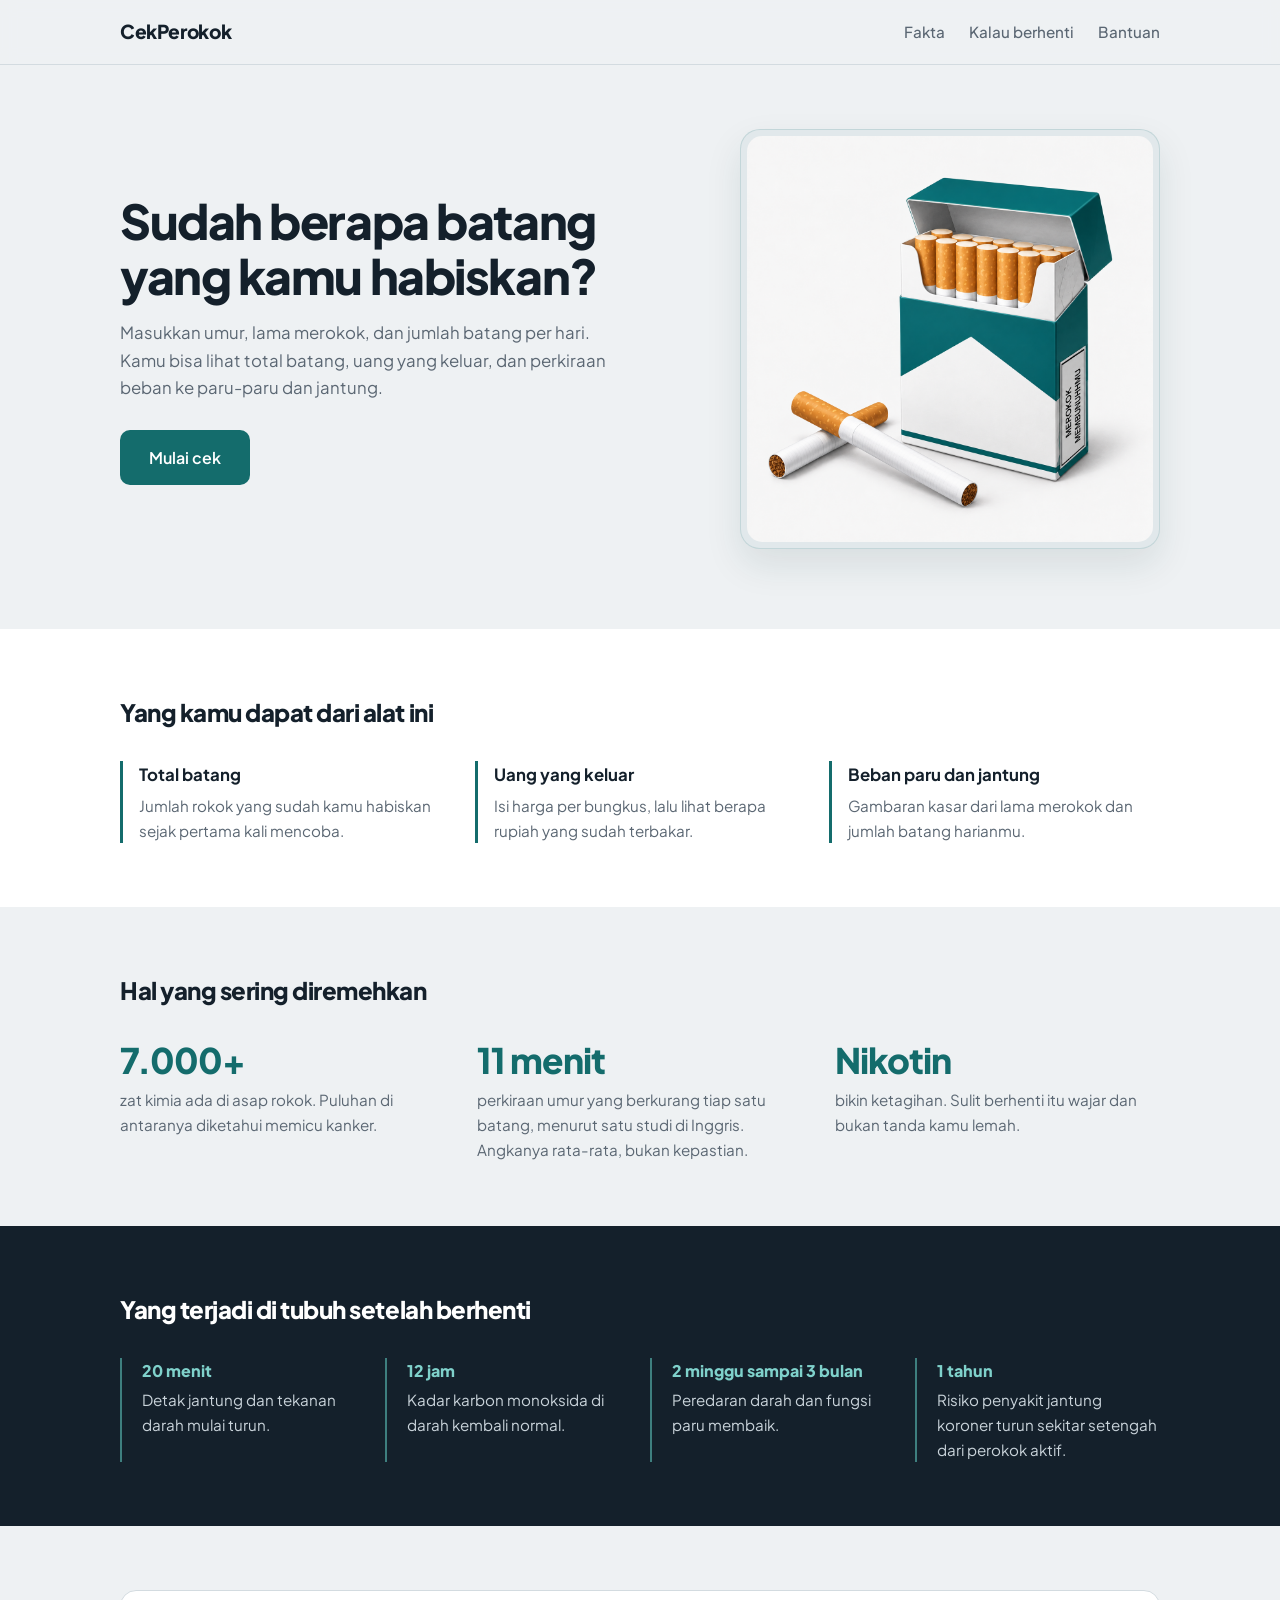
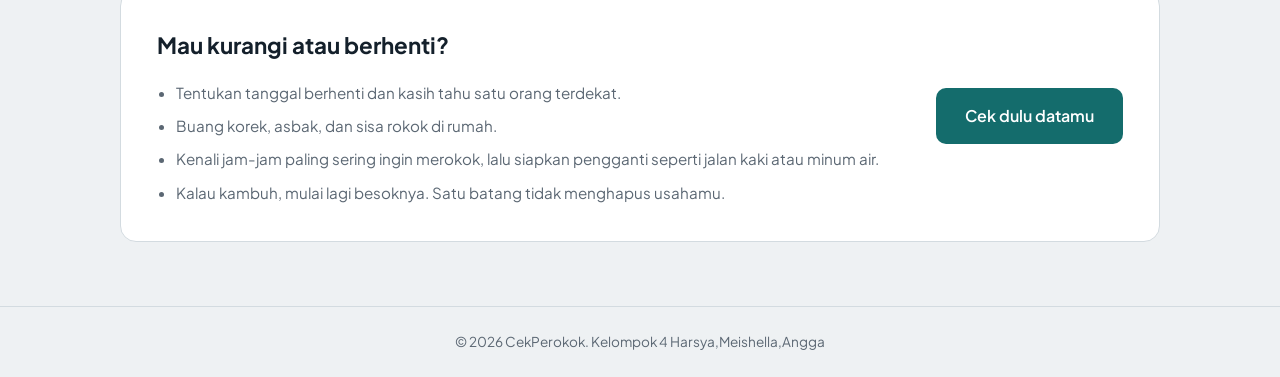
<file: index.html>
<!DOCTYPE html>
<html lang="id">
<head>
  <meta charset="UTF-8">
  <meta name="viewport" content="width=device-width, initial-scale=1.0">
  <title>CekPerokok - Hitung dampak rokokmu</title>
  <meta name="description" content="Hitung perkiraan jumlah batang, uang, dan umur yang terpakai dari kebiasaan merokok.">
  <link rel="preconnect" href="https://fonts.googleapis.com">
  <link rel="preconnect" href="https://fonts.gstatic.com" crossorigin>
  <link href="https://fonts.googleapis.com/css2?family=Plus+Jakarta+Sans:wght@400;500;600;800&display=swap" rel="stylesheet">
  <link rel="stylesheet" href="css/style.css">
</head>
<body>

  <header class="site-header">
    <div class="container header-container">
      <a class="brand-logo">CekPerokok</a>
      <nav class="site-nav">
        <a href="#fakta">Fakta</a>
        <a href="#berhenti">Kalau berhenti</a>
        <a href="#bantuan">Bantuan</a>
      </nav>
    </div>
  </header>

  <main>
    <section class="hero-section">
      <div class="container hero-container">
        <div class="hero-content">
          <h1 class="hero-title">Sudah berapa batang yang kamu habiskan?</h1>
          <p class="hero-description">
            Masukkan umur, lama merokok, dan jumlah batang per hari. Kamu bisa lihat total batang, uang yang keluar, dan perkiraan beban ke paru-paru dan jantung.
          </p>
          <div class="hero-actions">
            <a href="cek.html" class="btn btn-primary">Mulai cek</a>
          </div>
        </div>

        <div class="hero-visual">
          <figure class="image-wrapper">
            <img src="assets/bungkusrokok.png" alt="Bungkus dan batang rokok" width="500" height="400" loading="eager">
          </figure>
        </div>
      </div>
    </section>

    <section class="info-section">
      <div class="container">
        <h2 class="section-title">Yang kamu dapat dari alat ini</h2>
        <div class="info-grid">
          <div class="info-item">
            <h3>Total batang</h3>
            <p>Jumlah rokok yang sudah kamu habiskan sejak pertama kali mencoba.</p>
          </div>
          <div class="info-item">
            <h3>Uang yang keluar</h3>
            <p>Isi harga per bungkus, lalu lihat berapa rupiah yang sudah terbakar.</p>
          </div>
          <div class="info-item">
            <h3>Beban paru dan jantung</h3>
            <p>Gambaran kasar dari lama merokok dan jumlah batang harianmu.</p>
          </div>
        </div>
      </div>
    </section>

    <section id="fakta" class="fact-section">
      <div class="container">
        <h2 class="section-title">Hal yang sering diremehkan</h2>
        <div class="fact-grid">
          <div class="fact-item">
            <strong class="fact-number">7.000+</strong>
            <p>zat kimia ada di asap rokok. Puluhan di antaranya diketahui memicu kanker.</p>
          </div>
          <div class="fact-item">
            <strong class="fact-number">11 menit</strong>
            <p>perkiraan umur yang berkurang tiap satu batang, menurut satu studi di Inggris. Angkanya rata-rata, bukan kepastian.</p>
          </div>
          <div class="fact-item">
            <strong class="fact-number">Nikotin</strong>
            <p>bikin ketagihan. Sulit berhenti itu wajar dan bukan tanda kamu lemah.</p>
          </div>
        </div>
      </div>
    </section>

    <section id="berhenti" class="timeline-section">
      <div class="container">
        <h2 class="section-title">Yang terjadi di tubuh setelah berhenti</h2>
        <ol class="timeline">
          <li>
            <span class="time-mark">20 menit</span>
            <p>Detak jantung dan tekanan darah mulai turun.</p>
          </li>
          <li>
            <span class="time-mark">12 jam</span>
            <p>Kadar karbon monoksida di darah kembali normal.</p>
          </li>
          <li>
            <span class="time-mark">2 minggu sampai 3 bulan</span>
            <p>Peredaran darah dan fungsi paru membaik.</p>
          </li>
          <li>
            <span class="time-mark">1 tahun</span>
            <p>Risiko penyakit jantung koroner turun sekitar setengah dari perokok aktif.</p>
          </li>
        </ol>
      </div>
    </section>

    <section id="bantuan" class="help-section">
      <div class="container">
        <div class="help-card">
          <div>
            <h2>Mau kurangi atau berhenti?</h2>
            <ul class="help-list">
              <li>Tentukan tanggal berhenti dan kasih tahu satu orang terdekat.</li>
              <li>Buang korek, asbak, dan sisa rokok di rumah.</li>
              <li>Kenali jam-jam paling sering ingin merokok, lalu siapkan pengganti seperti jalan kaki atau minum air.</li>
              <li>Kalau kambuh, mulai lagi besoknya. Satu batang tidak menghapus usahamu.</li>
            </ul>
          </div>
          <a href="cek.html" class="btn btn-primary">Cek dulu datamu</a>
        </div>
      </div>
    </section>
  </main>

  <footer class="site-footer">
    <div class="container footer-container">
      <p>&copy; 2026 CekPerokok. Kelompok 4 Harsya,Meishella,Angga</p>
    </div>
  </footer>

</body>
</html>
</file>
<file: css/style.css>
:root {
  --primary: #146C6C;
  --primary-hover: #0F5555;
  --ink: #14202B;
  --muted: #5B6773;
  --bg: #EEF1F3;
  --surface: #FFFFFF;
  --tint: #E1E8EB;
  --border: #D3DBE0;
  --warn: #C98A00;
  --danger: #D9481C;
  --critical: #A3231A;
  --font: "Plus Jakarta Sans", -apple-system, BlinkMacSystemFont, "Segoe UI", Roboto, Arial, sans-serif;
  --radius: 10px;
  --max: 1080px;
}

*, *::before, *::after { box-sizing: border-box; margin: 0; padding: 0; }

html { scroll-behavior: smooth; }

body {
  font-family: var(--font);
  background: var(--bg);
  color: var(--ink);
  line-height: 1.65;
  -webkit-font-smoothing: antialiased;
}

img { max-width: 100%; height: auto; display: block; }

.container { width: 100%; max-width: var(--max); margin: 0 auto; padding: 0 1.25rem; }

.site-header {
  position: sticky;
  top: 0;
  z-index: 10;
  background: rgba(238, 241, 243, 0.92);
  backdrop-filter: blur(8px);
  border-bottom: 1px solid var(--border);
}
.header-container { display: flex; justify-content: space-between; align-items: center; height: 64px; }
.brand-logo { font-weight: 800; font-size: 1.2rem; color: var(--ink); text-decoration: none; letter-spacing: -0.02em; }
.site-nav { display: flex; gap: 1.5rem; }
.site-nav a, .back-link {
  color: var(--muted);
  text-decoration: none;
  font-size: 0.95rem;
  font-weight: 500;
  transition: color 0.2s;
}
.site-nav a:hover, .back-link:hover { color: var(--primary); }
.back-link {
  display: inline-flex;
  align-items: center;
  gap: 0.35rem;
  padding: 0.45rem 0.9rem;
  border: 1px solid var(--border);
  border-radius: 999px;
  background: var(--surface);
  color: var(--ink);
}

.btn {
  display: inline-flex;
  align-items: center;
  justify-content: center;
  padding: 0.9rem 1.8rem;
  font: inherit;
  font-weight: 600;
  border: none;
  border-radius: var(--radius);
  cursor: pointer;
  text-decoration: none;
  transition: background 0.2s, transform 0.1s;
}
.btn:active { transform: scale(0.98); }
.btn-primary { background: var(--primary); color: #fff; }
.btn-primary:hover { background: var(--primary-hover); }
.btn-full { width: 100%; }
.btn-secondary { width: 100%; margin-top: 1.5rem; background: var(--tint); color: var(--ink); }
.btn-secondary:hover { background: var(--border); }

.hero-section { padding: 4rem 0 5rem; }
.hero-container { display: grid; gap: 2.5rem; align-items: center; }
.hero-title { font-size: 2.2rem; line-height: 1.15; font-weight: 800; letter-spacing: -0.03em; margin-bottom: 1rem; }
.hero-description { font-size: 1.05rem; color: var(--muted); max-width: 500px; margin-bottom: 1.75rem; }
.hero-actions { display: flex; flex-direction: column; gap: 0.6rem; align-items: flex-start; }
.image-wrapper {
  width: min(100%, 420px);
  margin-left: auto;
  padding: 0.35rem;
  background: var(--tint);
  border: 1px solid rgba(20, 108, 108, 0.14);
  border-radius: 20px;
  box-shadow: 0 16px 36px rgba(20, 55, 59, 0.1);
}
.image-wrapper img { border-radius: 15px; width: 100%; aspect-ratio: 1; object-fit: contain; }

.section-title { font-size: 1.5rem; font-weight: 800; letter-spacing: -0.02em; margin-bottom: 1.75rem; }

.info-section { padding: 4rem 0; background: var(--surface); }
.info-grid { display: grid; gap: 1.5rem; }
.info-item { padding-left: 1rem; border-left: 3px solid var(--primary); }
.info-item h3 { font-size: 1.05rem; margin-bottom: 0.3rem; }
.info-item p { color: var(--muted); font-size: 0.95rem; }

.fact-section { padding: 4rem 0; }
.fact-grid { display: grid; gap: 2rem; }
.fact-number { display: block; font-size: 2.2rem; font-weight: 800; color: var(--primary); letter-spacing: -0.03em; line-height: 1.2; margin-bottom: 0.35rem; }
.fact-item p { color: var(--muted); font-size: 0.95rem; max-width: 320px; }

.timeline-section { padding: 4rem 0; background: var(--ink); color: #fff; }
.timeline-section .section-title { color: #fff; }
.timeline { list-style: none; display: grid; gap: 1.5rem; }
.timeline li { padding-left: 1.25rem; border-left: 2px solid #3E7F7F; }
.time-mark { display: block; font-weight: 800; color: #7FD1CB; margin-bottom: 0.2rem; }
.timeline p { color: #C9D3DA; font-size: 0.95rem; }

.help-section { padding: 4rem 0; }
.help-card {
  display: grid;
  gap: 1.75rem;
  background: var(--surface);
  border: 1px solid var(--border);
  border-radius: 16px;
  padding: 1.75rem;
}
.help-card h2 { font-size: 1.4rem; margin-bottom: 1rem; }
.help-list { padding-left: 1.2rem; color: var(--muted); display: grid; gap: 0.5rem; font-size: 0.95rem; }
.help-note { margin-top: 1.25rem; font-size: 0.95rem; }
.help-card .btn { justify-self: start; }

.site-footer { padding: 1.5rem 0; text-align: center; font-size: 0.85rem; color: var(--muted); border-top: 1px solid var(--border); }

.cek-main { padding: 2.5rem 0 4rem; }
.page-head { margin-bottom: 1.75rem; }
.page-head h1 { font-size: 1.9rem; font-weight: 800; letter-spacing: -0.03em; }
.page-head p { color: var(--muted); }
.cek-layout { display: grid; gap: 1.5rem; align-items: start; }
.panel { background: var(--surface); border: 1px solid var(--border); border-radius: 16px; padding: 1.5rem; }

.checker-form { display: flex; flex-direction: column; gap: 1.25rem; }
.form-row { display: grid; gap: 1.25rem; }
.form-group { display: flex; flex-direction: column; gap: 0.4rem; }
.form-group label { font-weight: 600; font-size: 0.9rem; }
.form-group label em { font-weight: 400; font-style: normal; color: var(--muted); }
.form-group small { color: var(--muted); font-size: 0.8rem; }

.input-unit { position: relative; display: flex; align-items: center; }
.input-unit input { width: 100%; padding-right: 4.5rem; }
.input-unit span { position: absolute; right: 1rem; font-size: 0.85rem; color: var(--muted); pointer-events: none; }
.input-unit .prefix { left: 1rem; right: auto; font-weight: 600; }
.input-unit .prefix + input { padding-left: 2.75rem; padding-right: 1rem; }

.form-group input, .form-group select {
  padding: 0.8rem 1rem;
  min-height: 48px;
  font: inherit;
  border: 1px solid var(--border);
  border-radius: var(--radius);
  background: var(--bg);
  color: var(--ink);
  transition: border-color 0.2s, background 0.2s;
}
.form-group input:focus, .form-group select:focus { outline: none; border-color: var(--primary); background: #fff; box-shadow: 0 0 0 3px rgba(20, 108, 108, 0.15); }
.form-group input.invalid { border-color: var(--danger); }

.result-panel { min-height: 320px; }
.empty-state { text-align: center; padding: 3rem 1rem; color: var(--muted); }
.empty-state h2 { font-size: 1.15rem; color: var(--ink); margin-bottom: 0.4rem; }

.result-area h2 { font-size: 1.25rem; margin-bottom: 1.25rem; }
.result-area:not([hidden]) { animation: rise 0.4s ease; }
@keyframes rise { from { opacity: 0; transform: translateY(8px); } to { opacity: 1; transform: none; } }

.stat-grid { display: grid; grid-template-columns: 1fr 1fr; gap: 0.75rem; margin-bottom: 1.75rem; }
.stat { background: var(--bg); border-radius: var(--radius); padding: 0.9rem 1rem; display: flex; flex-direction: column; }
.stat-wide { grid-column: 1 / -1; }
.stat-label { font-size: 0.8rem; color: var(--muted); }
.stat-value { font-size: 1.35rem; font-weight: 800; letter-spacing: -0.02em; line-height: 1.3; overflow-wrap: anywhere; }
.stat-accent { font-size: 1.75rem; color: var(--danger); }
.stat-note { font-size: 0.78rem; color: var(--muted); }

.indicator-section-title { font-size: 1rem; margin-bottom: 0.25rem; }
.indicator-disclaimer { color: var(--muted); font-size: 0.82rem; margin-bottom: 1rem; }
.indicators-wrapper { display: grid; grid-template-columns: repeat(2, minmax(0, 1fr)); gap: 1rem; margin-bottom: 1.5rem; }
.indicator-item { min-width: 0; padding: 0.85rem; background: var(--bg); border-radius: var(--radius); }
.indicator-header { display: flex; flex-wrap: wrap; justify-content: space-between; gap: 0.25rem 1rem; font-size: 0.9rem; margin-bottom: 0.4rem; }
.indicator-title { font-weight: 600; }
.indicator-status { font-weight: 700; color: var(--primary); }
.progress-bar-track { height: 12px; background: var(--tint); border-radius: 999px; overflow: hidden; }
.progress-bar-fill { height: 100%; width: 0; background: var(--primary); border-radius: 999px; transition: width 0.8s cubic-bezier(0.4, 0, 0.2, 1), background 0.3s; }
[data-level="sedang"] .progress-bar-fill { background: var(--warn); }
[data-level="sedang"] .indicator-status { color: var(--warn); }
[data-level="tinggi"] .progress-bar-fill { background: var(--danger); }
[data-level="tinggi"] .indicator-status { color: var(--danger); }
[data-level="kritis"] .progress-bar-fill { background: var(--critical); }
[data-level="kritis"] .indicator-status { color: var(--critical); }

.health-note { background: var(--bg); border-radius: var(--radius); padding: 1rem 1.1rem; font-size: 0.92rem; }
.health-note h3 { font-size: 0.95rem; margin-bottom: 0.4rem; }
.health-note p { color: var(--muted); }
.health-note .advice { margin-top: 0.6rem; color: var(--ink); font-weight: 500; }

@media (max-width: 420px) {
  .indicators-wrapper { grid-template-columns: 1fr; }
}

:focus-visible { outline: 2px solid var(--primary); outline-offset: 3px; }

@media (prefers-reduced-motion: reduce) {
  *, ::before, ::after { animation-duration: 0.01ms !important; transition-duration: 0.01ms !important; scroll-behavior: auto !important; }
}

@media (min-width: 560px) {
  .form-row { grid-template-columns: 1fr 1fr; }
}

@media (min-width: 768px) {
  .hero-container { grid-template-columns: 1.1fr 0.9fr; }
  .hero-title { font-size: 3rem; }
  .info-grid, .fact-grid { grid-template-columns: repeat(3, 1fr); }
  .timeline { grid-template-columns: repeat(4, 1fr); gap: 1.25rem; }
  .help-card { grid-template-columns: 1fr auto; align-items: center; padding: 2.25rem; }
}

@media (min-width: 900px) {
  .cek-layout { grid-template-columns: 1fr 1fr; }
  .result-panel { position: sticky; top: 88px; }
}

@media (max-width: 767px) {
  .site-nav { gap: 1rem; }
  .site-nav a { font-size: 0.85rem; }
  .hero-section { padding: 2.5rem 0 3rem; }
  .hero-actions .btn { width: 100%; }
  .help-card .btn { width: 100%; }
  .image-wrapper { margin-inline: auto; }
}
</file>
